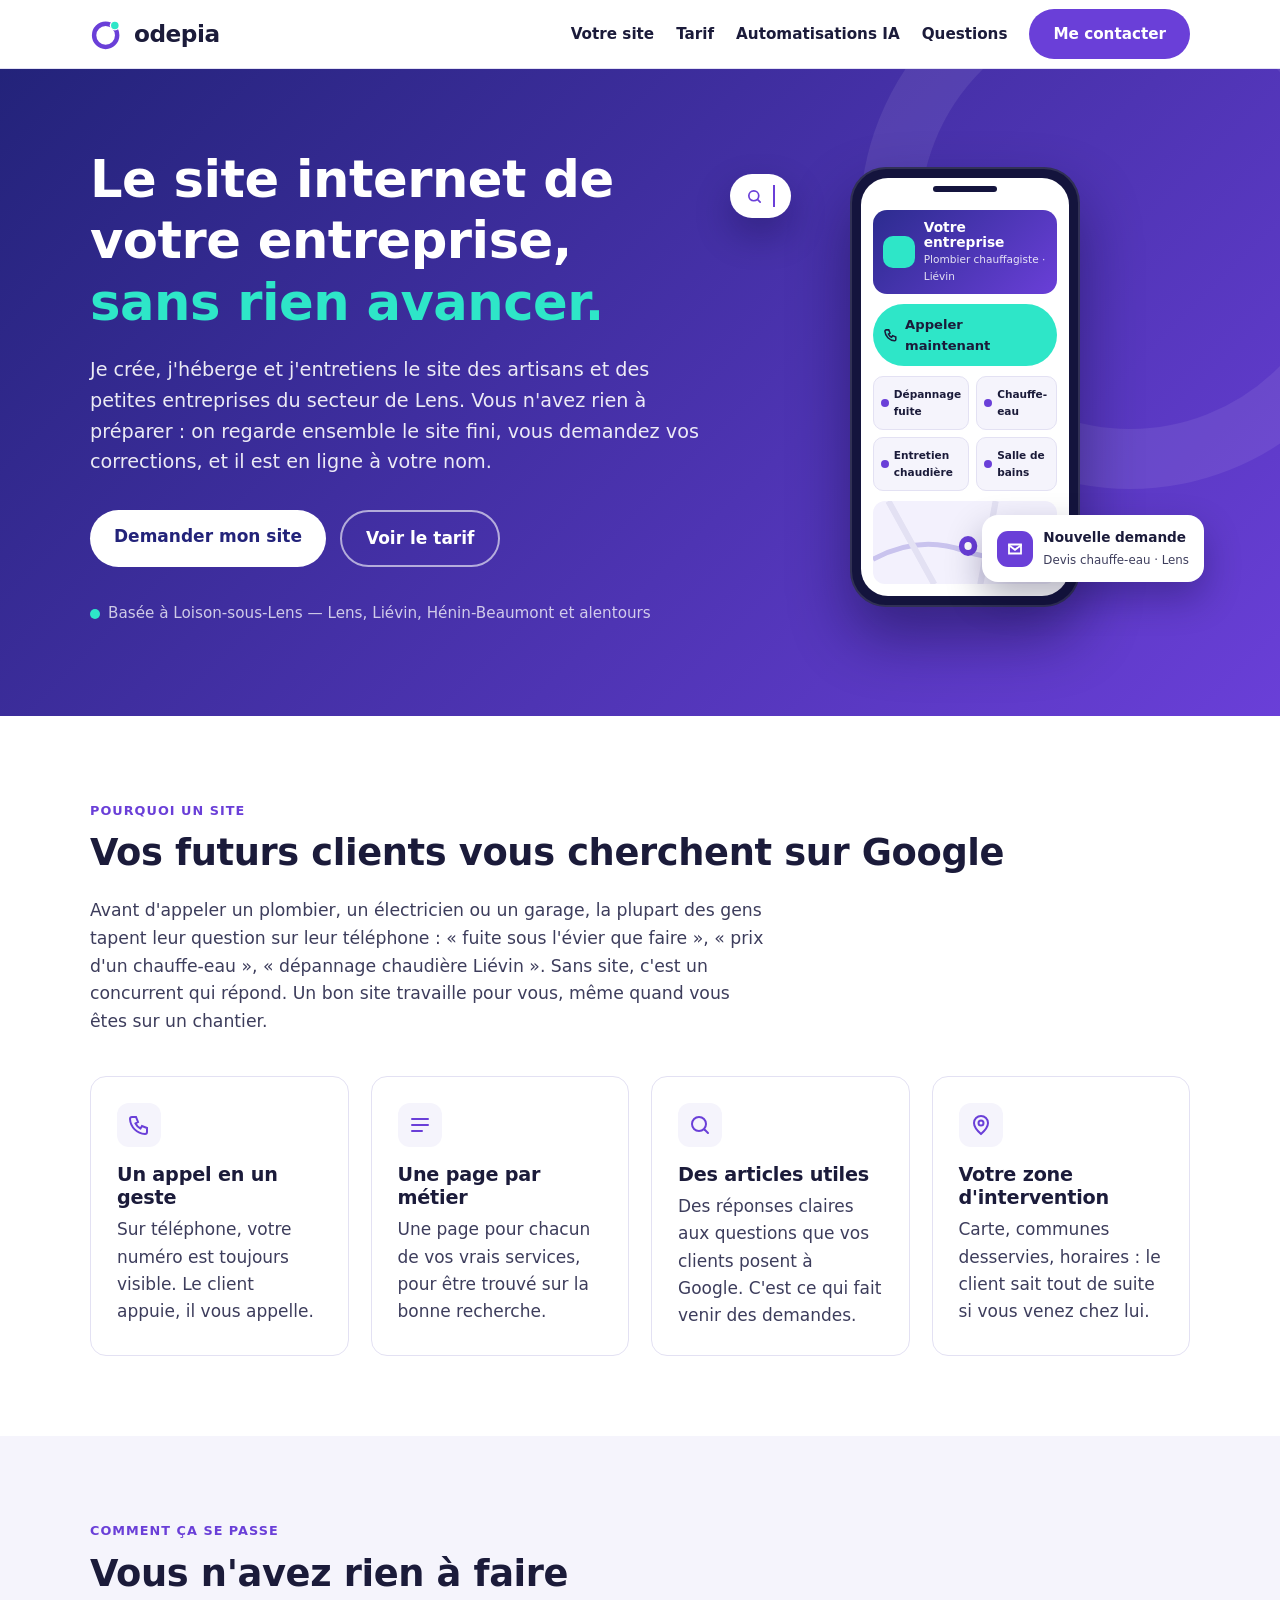
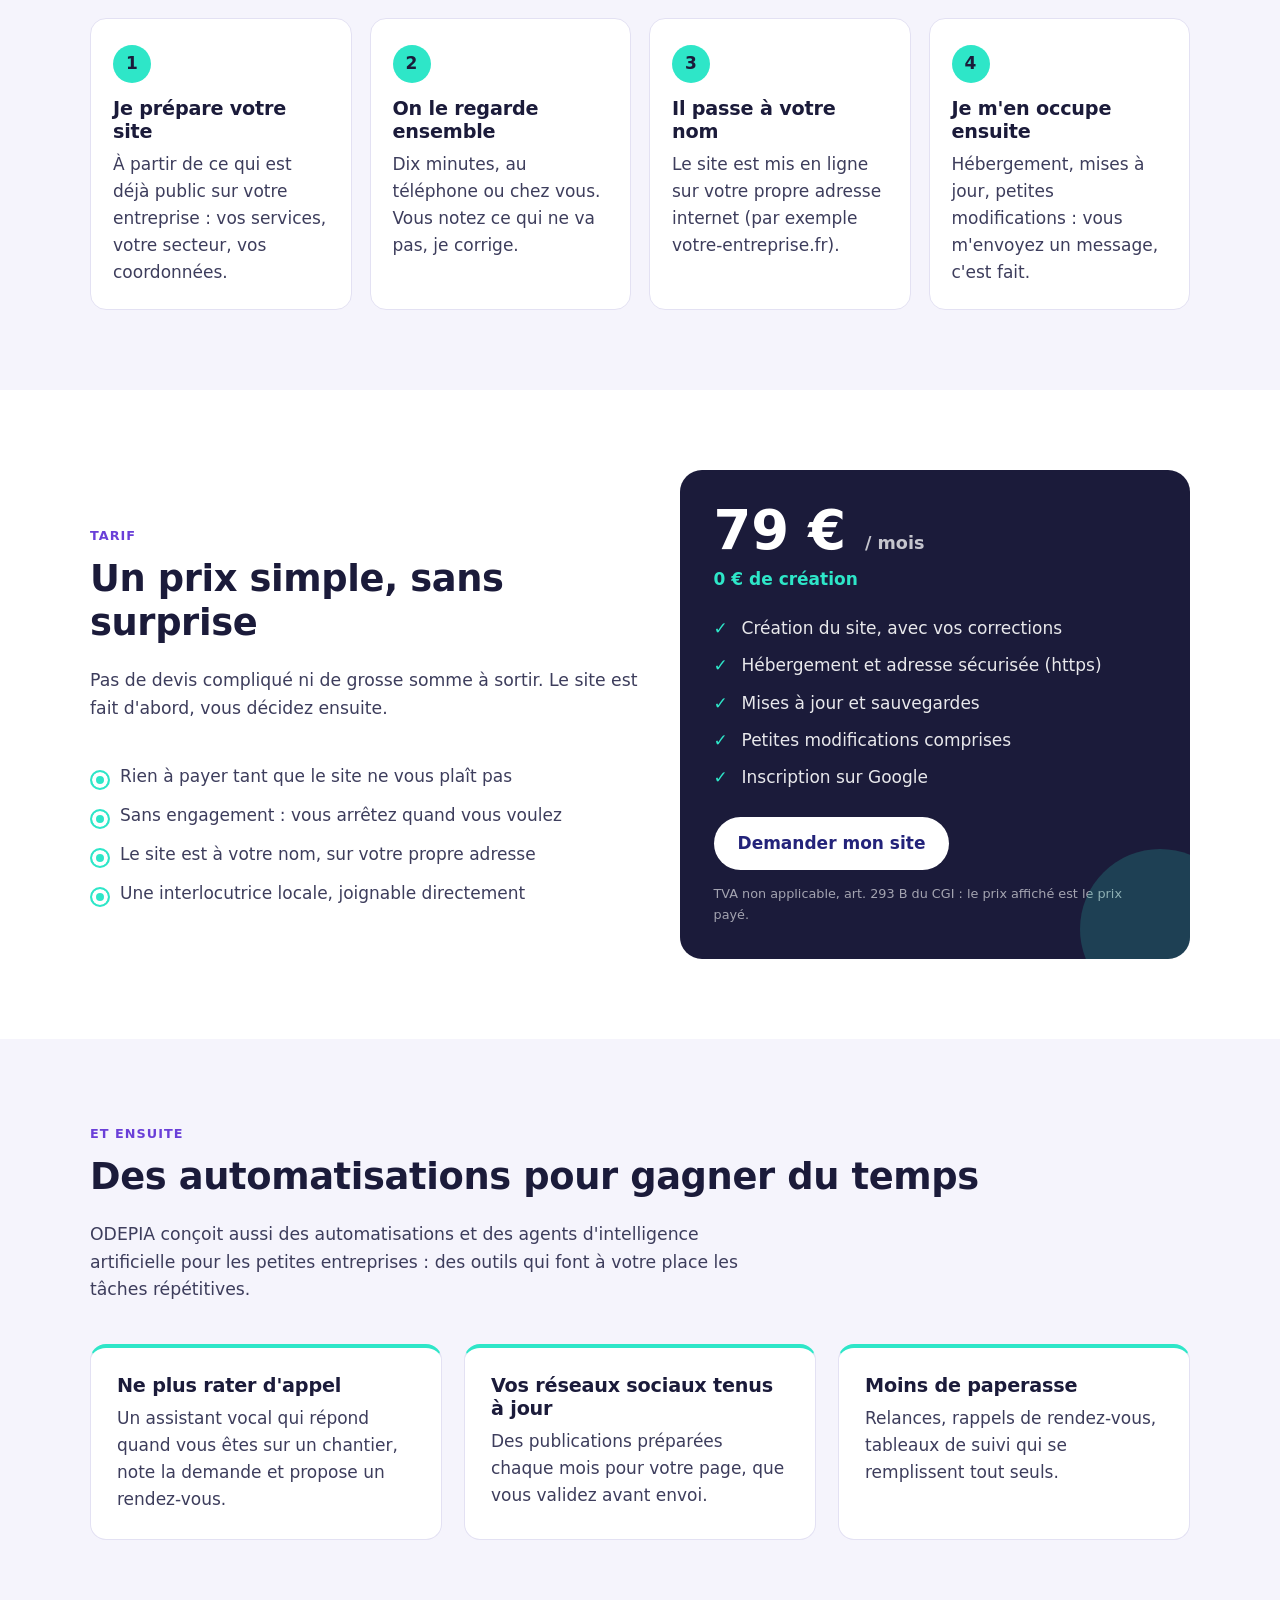
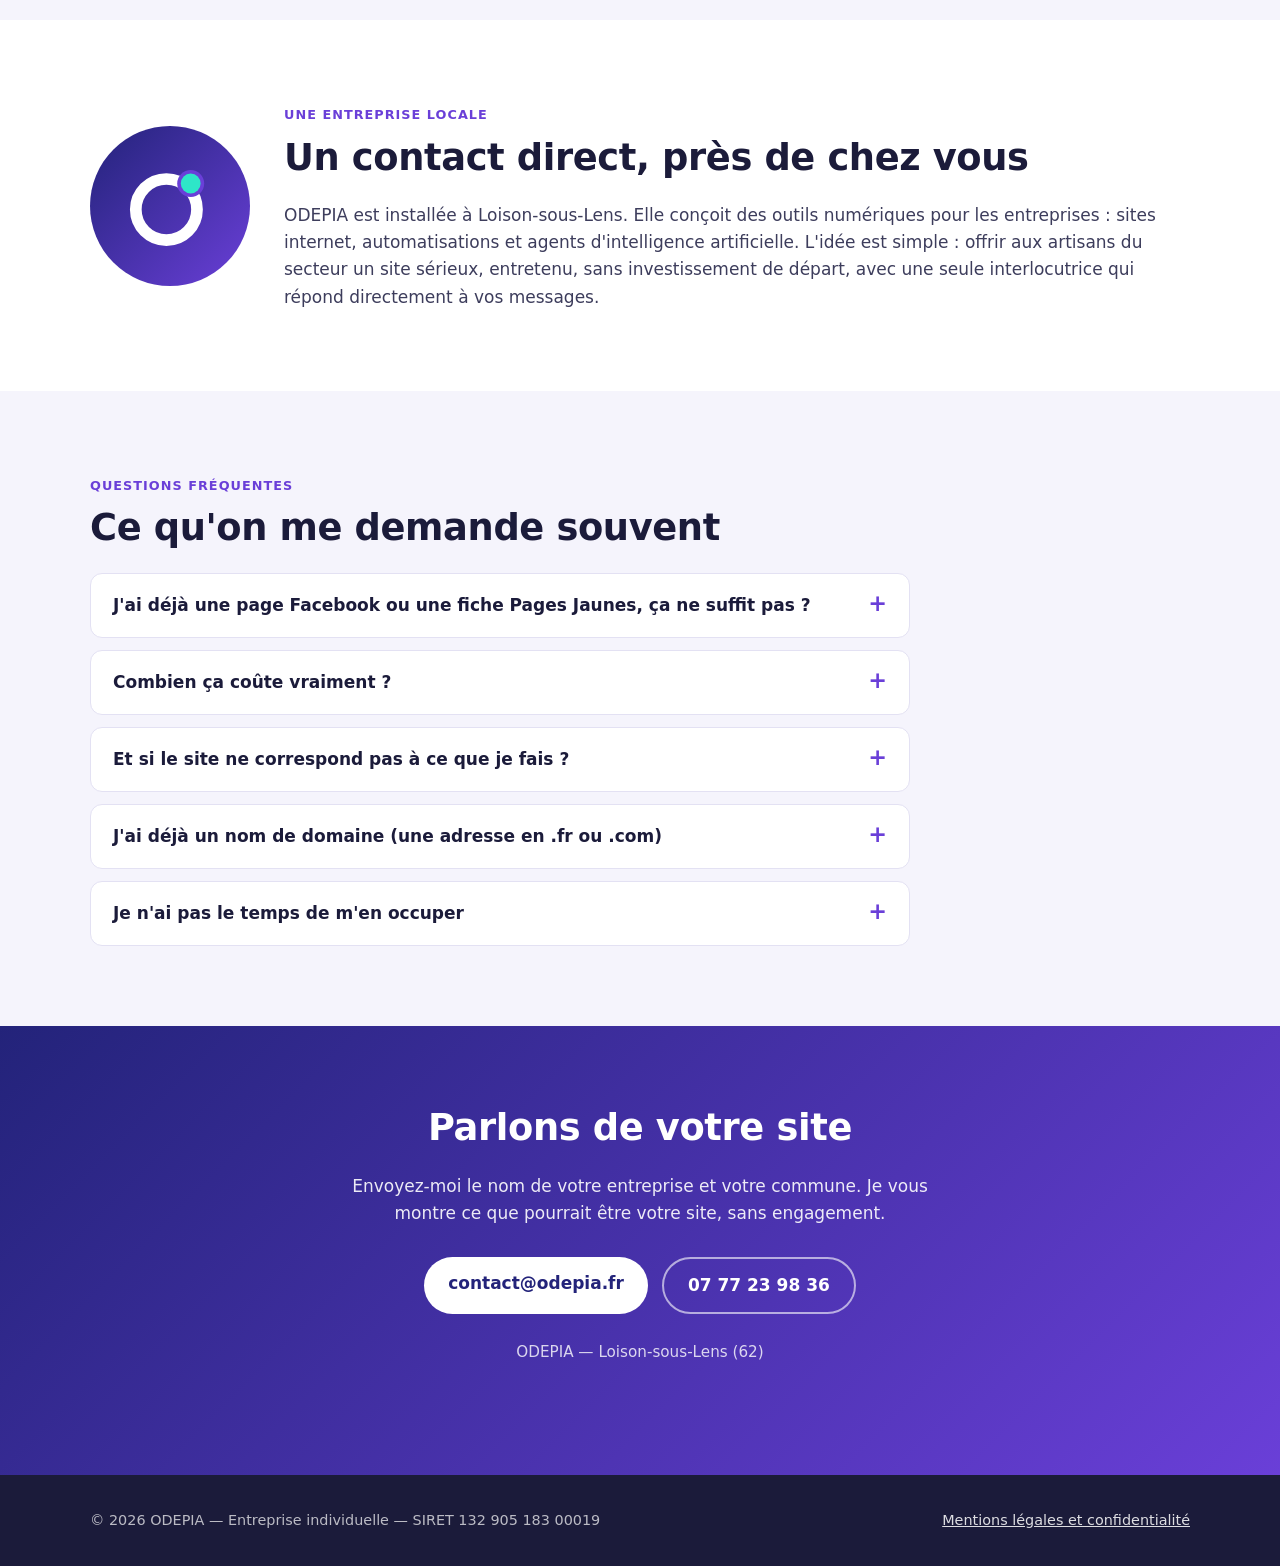
<file: index.html>
<!doctype html>
<html lang="fr">
<head>
  <meta charset="utf-8">
  <meta name="viewport" content="width=device-width, initial-scale=1">
  <title>ODEPIA — Sites internet pour artisans et automatisations IA, près de Lens</title>
  <meta name="description" content="ODEPIA crée, héberge et entretient le site internet des artisans du secteur de Lens, Liévin et Hénin-Beaumont : 0 € de création, 79 € par mois sans engagement. Automatisations et agents IA pour les petites entreprises.">
  <link rel="icon" href="favicon.svg" type="image/svg+xml">
  <link rel="stylesheet" href="style.css">
  <meta property="og:title" content="ODEPIA — Le site internet de votre entreprise, sans rien avancer">
  <meta property="og:description" content="Création, hébergement et entretien de sites pour artisans. 79 € par mois, sans engagement.">
  <meta property="og:image" content="https://odepia.fr/logo-odepia.png">
  <meta property="og:type" content="website">
  <script type="application/ld+json">
  {
    "@context": "https://schema.org",
    "@type": "ProfessionalService",
    "name": "ODEPIA",
    "url": "https://odepia.fr",
    "logo": "https://odepia.fr/logo-odepia.png",
    "email": "contact@odepia.fr",
    "telephone": "+33777239836",
    "areaServed": ["Lens", "Liévin", "Hénin-Beaumont", "Pas-de-Calais"],
    "address": { "@type": "PostalAddress", "addressLocality": "Loison-sous-Lens", "postalCode": "62218", "addressCountry": "FR" }
  }
  </script>
</head>
<body>

<header class="entete">
  <div class="conteneur">
    <a class="marque" href="#haut" aria-label="ODEPIA, accueil">
      <svg viewBox="0 0 100 100" aria-hidden="true"><circle cx="46" cy="54" r="34" fill="none" stroke="#6a3fd8" stroke-width="13"/><circle cx="73" cy="25" r="15" fill="#fff"/><circle cx="73" cy="25" r="11" fill="#2ee6c8"/></svg>
      odepia
    </a>
    <nav class="nav" aria-label="Navigation principale">
      <a href="#site">Votre site</a>
      <a href="#prix">Tarif</a>
      <a href="#ia">Automatisations IA</a>
      <a href="#questions">Questions</a>
      <a class="bouton" href="#contact">Me contacter</a>
    </nav>
  </div>
</header>

<main id="haut">

  <section class="accueil">
    <div class="conteneur accueil-grille">
      <div class="accueil-texte">
      <h1>Le site internet de votre entreprise, <em>sans rien avancer.</em></h1>
      <p class="chapeau">Je crée, j'héberge et j'entretiens le site des artisans et des petites entreprises du secteur de Lens. Vous n'avez rien à préparer : on regarde ensemble le site fini, vous demandez vos corrections, et il est en ligne à votre nom.</p>
      <div class="actions">
        <a class="bouton clair" href="#contact">Demander mon site</a>
        <a class="bouton contour" href="#prix">Voir le tarif</a>
      </div>
      <p class="local">Basée à Loison-sous-Lens — Lens, Liévin, Hénin-Beaumont et alentours</p>
      </div>

      <div class="illustration" aria-hidden="true">
        <!-- Recherche Google -->
        <div class="bulle bulle-recherche">
          <svg viewBox="0 0 24 24" fill="none" stroke="currentColor" stroke-width="2.4" stroke-linecap="round"><circle cx="11" cy="11" r="7"/><path d="m20 20-3.5-3.5"/></svg>
          <span class="tape">plombier près de chez moi</span>
        </div>

        <!-- Téléphone avec le site de l'artisan -->
        <div class="telephone">
          <div class="ecran">
            <div class="haut-ecran"><span></span></div>
            <div class="site-bandeau">
              <div class="site-logo"></div>
              <div>
                <div class="site-nom">Votre entreprise</div>
                <div class="site-metier">Plombier chauffagiste · Liévin</div>
              </div>
            </div>
            <div class="site-appel">
              <svg viewBox="0 0 24 24" fill="none" stroke="currentColor" stroke-width="2.4" stroke-linecap="round"><path d="M5 4h4l2 5-2.5 1.5a11 11 0 0 0 5 5L15 13l5 2v4a2 2 0 0 1-2 2A16 16 0 0 1 3 6a2 2 0 0 1 2-2"/></svg>
              Appeler maintenant
            </div>
            <div class="site-services">
              <div><i></i>Dépannage fuite</div>
              <div><i></i>Chauffe-eau</div>
              <div><i></i>Entretien chaudière</div>
              <div><i></i>Salle de bains</div>
            </div>
            <div class="site-carte">
              <svg viewBox="0 0 120 50" preserveAspectRatio="none"><path d="M0 35 Q30 20 60 30 T120 22" fill="none" stroke="#c9c3ee" stroke-width="3"/><path d="M10 0 L40 50 M80 0 L70 50" stroke="#e3e1f3" stroke-width="4"/><circle cx="62" cy="27" r="6" fill="#6a3fd8"/><circle cx="62" cy="27" r="2.4" fill="#fff"/></svg>
            </div>
          </div>
        </div>

        <!-- Notification -->
        <div class="bulle bulle-demande">
          <div class="pastille-notif">
            <svg viewBox="0 0 24 24" fill="none" stroke="currentColor" stroke-width="2.4" stroke-linecap="round"><path d="M4 6h16v12H4z"/><path d="m4 7 8 6 8-6"/></svg>
          </div>
          <div>
            <strong>Nouvelle demande</strong>
            <span>Devis chauffe-eau · Lens</span>
          </div>
        </div>
      </div>
    </div>
  </section>

  <section id="site">
    <div class="conteneur">
      <span class="etiquette">Pourquoi un site</span>
      <h2>Vos futurs clients vous cherchent sur Google</h2>
      <p class="intro">Avant d'appeler un plombier, un électricien ou un garage, la plupart des gens tapent leur question sur leur téléphone : « fuite sous l'évier que faire », « prix d'un chauffe-eau », « dépannage chaudière Liévin ». Sans site, c'est un concurrent qui répond. Un bon site travaille pour vous, même quand vous êtes sur un chantier.</p>
      <div class="grille">
        <div class="carte">
          <div class="icone"><svg viewBox="0 0 24 24" fill="none" stroke="currentColor" stroke-width="2" stroke-linecap="round"><path d="M5 4h4l2 5-2.5 1.5a11 11 0 0 0 5 5L15 13l5 2v4a2 2 0 0 1-2 2A16 16 0 0 1 3 6a2 2 0 0 1 2-2"/></svg></div>
          <h3>Un appel en un geste</h3>
          <p>Sur téléphone, votre numéro est toujours visible. Le client appuie, il vous appelle.</p>
        </div>
        <div class="carte">
          <div class="icone"><svg viewBox="0 0 24 24" fill="none" stroke="currentColor" stroke-width="2" stroke-linecap="round"><path d="M4 6h16M4 12h16M4 18h10"/></svg></div>
          <h3>Une page par métier</h3>
          <p>Une page pour chacun de vos vrais services, pour être trouvé sur la bonne recherche.</p>
        </div>
        <div class="carte">
          <div class="icone"><svg viewBox="0 0 24 24" fill="none" stroke="currentColor" stroke-width="2" stroke-linecap="round"><circle cx="11" cy="11" r="7"/><path d="m20 20-3.5-3.5"/></svg></div>
          <h3>Des articles utiles</h3>
          <p>Des réponses claires aux questions que vos clients posent à Google. C'est ce qui fait venir des demandes.</p>
        </div>
        <div class="carte">
          <div class="icone"><svg viewBox="0 0 24 24" fill="none" stroke="currentColor" stroke-width="2" stroke-linecap="round"><path d="M12 21s-7-6.2-7-11a7 7 0 0 1 14 0c0 4.8-7 11-7 11z"/><circle cx="12" cy="10" r="2.5"/></svg></div>
          <h3>Votre zone d'intervention</h3>
          <p>Carte, communes desservies, horaires : le client sait tout de suite si vous venez chez lui.</p>
        </div>
      </div>
    </div>
  </section>

  <section class="fond-doux">
    <div class="conteneur">
      <span class="etiquette">Comment ça se passe</span>
      <h2>Vous n'avez rien à faire</h2>
      <div class="etapes">
        <div class="etape"><h3>Je prépare votre site</h3><p>À partir de ce qui est déjà public sur votre entreprise : vos services, votre secteur, vos coordonnées.</p></div>
        <div class="etape"><h3>On le regarde ensemble</h3><p>Dix minutes, au téléphone ou chez vous. Vous notez ce qui ne va pas, je corrige.</p></div>
        <div class="etape"><h3>Il passe à votre nom</h3><p>Le site est mis en ligne sur votre propre adresse internet (par exemple votre-entreprise.fr).</p></div>
        <div class="etape"><h3>Je m'en occupe ensuite</h3><p>Hébergement, mises à jour, petites modifications : vous m'envoyez un message, c'est fait.</p></div>
      </div>
    </div>
  </section>

  <section id="prix">
    <div class="conteneur offre">
      <div>
        <span class="etiquette">Tarif</span>
        <h2>Un prix simple, sans surprise</h2>
        <p class="intro">Pas de devis compliqué ni de grosse somme à sortir. Le site est fait d'abord, vous décidez ensuite.</p>
        <ul class="liste-coches">
          <li>Rien à payer tant que le site ne vous plaît pas</li>
          <li>Sans engagement : vous arrêtez quand vous voulez</li>
          <li>Le site est à votre nom, sur votre propre adresse</li>
          <li>Une interlocutrice locale, joignable directement</li>
        </ul>
      </div>
      <div class="prix">
        <div class="montant">79 € <small>/ mois</small></div>
        <p class="sous">0 € de création</p>
        <ul>
          <li>Création du site, avec vos corrections</li>
          <li>Hébergement et adresse sécurisée (https)</li>
          <li>Mises à jour et sauvegardes</li>
          <li>Petites modifications comprises</li>
          <li>Inscription sur Google</li>
        </ul>
        <a class="bouton clair" href="#contact">Demander mon site</a>
        <p class="mention">TVA non applicable, art. 293 B du CGI : le prix affiché est le prix payé.</p>
      </div>
    </div>
  </section>

  <section id="ia" class="fond-doux ia">
    <div class="conteneur">
      <span class="etiquette">Et ensuite</span>
      <h2>Des automatisations pour gagner du temps</h2>
      <p class="intro">ODEPIA conçoit aussi des automatisations et des agents d'intelligence artificielle pour les petites entreprises : des outils qui font à votre place les tâches répétitives.</p>
      <div class="grille">
        <div class="carte">
          <h3>Ne plus rater d'appel</h3>
          <p>Un assistant vocal qui répond quand vous êtes sur un chantier, note la demande et propose un rendez-vous.</p>
        </div>
        <div class="carte">
          <h3>Vos réseaux sociaux tenus à jour</h3>
          <p>Des publications préparées chaque mois pour votre page, que vous validez avant envoi.</p>
        </div>
        <div class="carte">
          <h3>Moins de paperasse</h3>
          <p>Relances, rappels de rendez-vous, tableaux de suivi qui se remplissent tout seuls.</p>
        </div>
      </div>
    </div>
  </section>

  <section>
    <div class="conteneur qui">
      <div class="pastille" aria-hidden="true">
        <svg viewBox="0 0 100 100"><circle cx="46" cy="54" r="34" fill="none" stroke="#fff" stroke-width="13"/><circle cx="73" cy="25" r="15" fill="#6a3fd8"/><circle cx="73" cy="25" r="11" fill="#2ee6c8"/></svg>
      </div>
      <div>
        <span class="etiquette">Une entreprise locale</span>
        <h2>Un contact direct, près de chez vous</h2>
        <p>ODEPIA est installée à Loison-sous-Lens. Elle conçoit des outils numériques pour les entreprises : sites internet, automatisations et agents d'intelligence artificielle. L'idée est simple : offrir aux artisans du secteur un site sérieux, entretenu, sans investissement de départ, avec une seule interlocutrice qui répond directement à vos messages.</p>
      </div>
    </div>
  </section>

  <section id="questions" class="fond-doux">
    <div class="conteneur">
      <span class="etiquette">Questions fréquentes</span>
      <h2>Ce qu'on me demande souvent</h2>
      <div class="faq">
        <details>
          <summary>J'ai déjà une page Facebook ou une fiche Pages Jaunes, ça ne suffit pas ?</summary>
          <p>C'est un bon début, mais ces pages ne vous appartiennent pas et répondent mal aux questions que vos clients posent à Google. Le site est à vous, il présente tous vos services et il renvoie vers votre page Facebook si vous en avez une.</p>
        </details>
        <details>
          <summary>Combien ça coûte vraiment ?</summary>
          <p>Rien au départ. Ensuite 79 € par mois, sans engagement et sans frais cachés. Vous pouvez arrêter quand vous voulez.</p>
        </details>
        <details>
          <summary>Et si le site ne correspond pas à ce que je fais ?</summary>
          <p>Tout se corrige avant la mise en ligne : textes, photos, services, couleurs. Le site n'est publié à votre nom qu'une fois que vous êtes d'accord.</p>
        </details>
        <details>
          <summary>J'ai déjà un nom de domaine (une adresse en .fr ou .com)</summary>
          <p>Parfait : on installe le site dessus. Vos adresses e-mail actuelles ne bougent pas. Si vous n'en avez pas, je vous aide à en choisir une à votre nom.</p>
        </details>
        <details>
          <summary>Je n'ai pas le temps de m'en occuper</summary>
          <p>Justement : je m'occupe de tout. Il vous faut seulement dix minutes pour regarder le site et me dire ce que vous voulez changer.</p>
        </details>
      </div>
    </div>
  </section>

  <section id="contact" class="contact">
    <div class="conteneur">
      <h2>Parlons de votre site</h2>
      <p>Envoyez-moi le nom de votre entreprise et votre commune. Je vous montre ce que pourrait être votre site, sans engagement.</p>
      <div class="actions">
        <a class="bouton clair" href="mailto:contact@odepia.fr?subject=Mon%20site%20internet">contact@odepia.fr</a>
        <a class="bouton contour" href="tel:+33777239836">07 77 23 98 36</a>
      </div>
      <p class="coord">ODEPIA — Loison-sous-Lens (62)</p>
    </div>
  </section>

</main>

<footer class="pied">
  <div class="conteneur">
    <span>© 2026 ODEPIA — Entreprise individuelle — SIRET 132 905 183 00019</span>
    <a href="mentions-legales.html">Mentions légales et confidentialité</a>
  </div>
</footer>

<script>
  // Fait apparaître doucement les blocs au défilement (désactivé si l'utilisateur limite les animations)
  (function () {
    var blocs = document.querySelectorAll('.carte, .etape, .prix, .faq details, .qui, h2');
    if (!('IntersectionObserver' in window) || window.matchMedia('(prefers-reduced-motion: reduce)').matches) return;
    blocs.forEach(function (b) { b.classList.add('apparait'); });
    var obs = new IntersectionObserver(function (entrees) {
      entrees.forEach(function (e) { if (e.isIntersecting) { e.target.classList.add('visible'); obs.unobserve(e.target); } });
    }, { threshold: 0.12 });
    blocs.forEach(function (b) { obs.observe(b); });
  })();
</script>
</body>
</html>
</file>
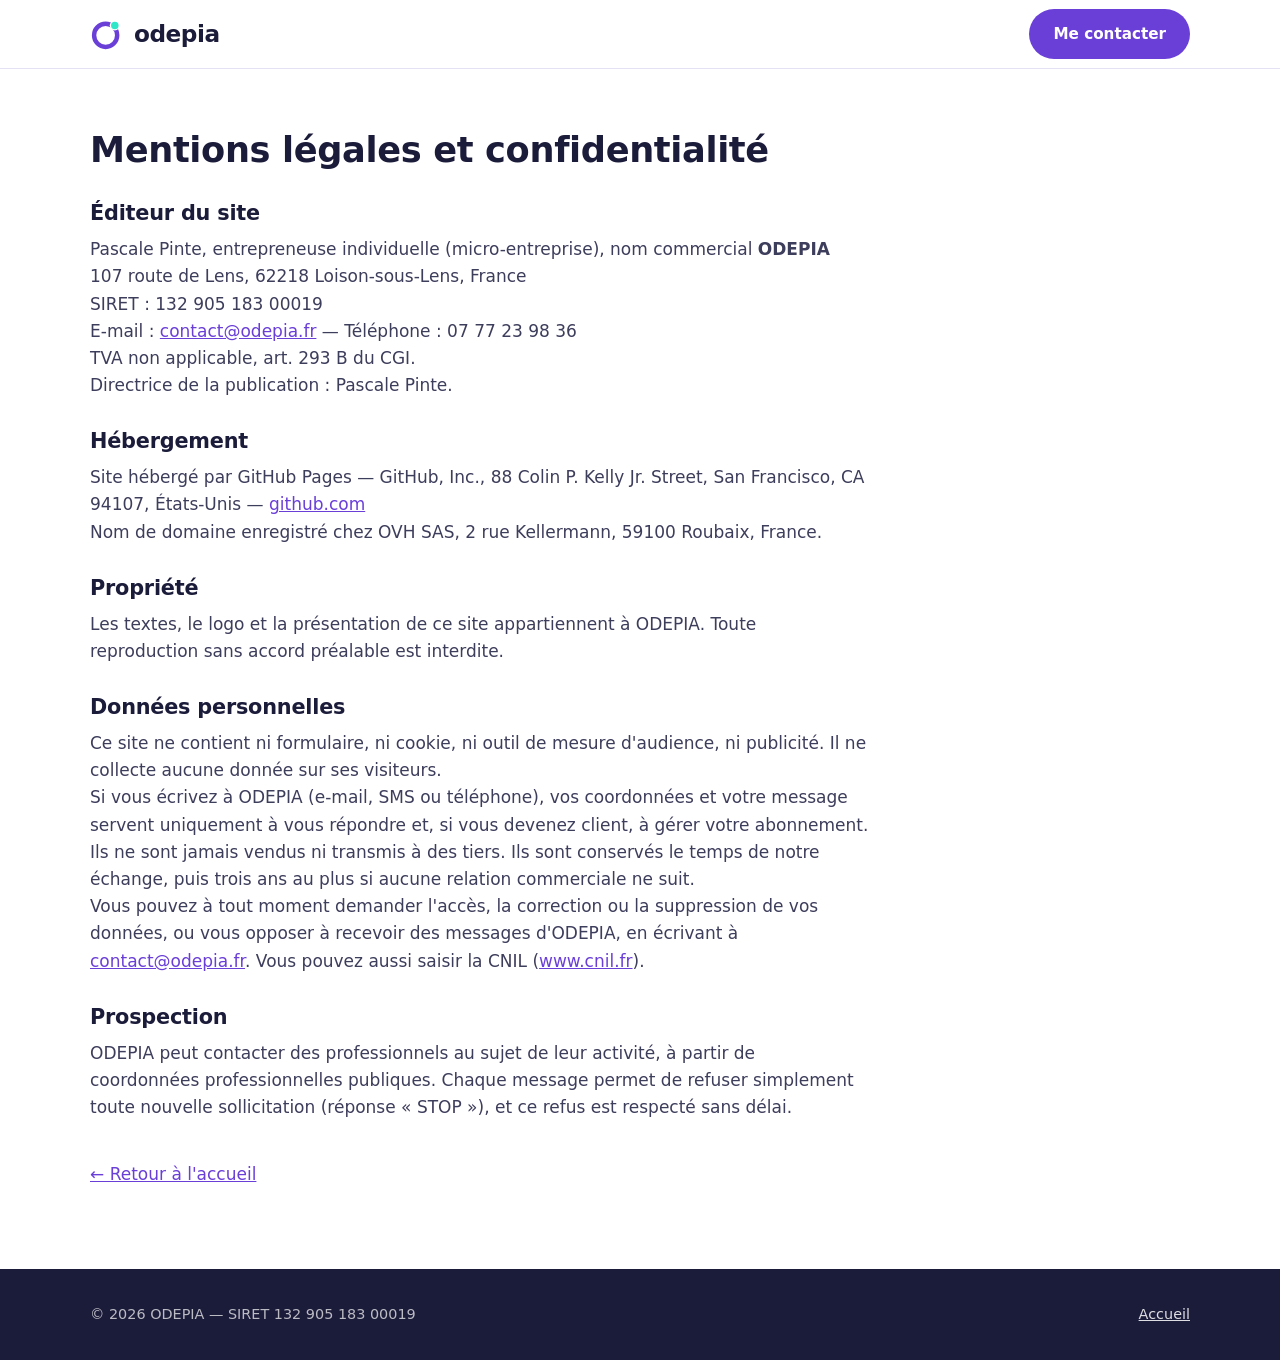
<file: mentions-legales.html>
<!doctype html>
<html lang="fr">
<head>
  <meta charset="utf-8">
  <meta name="viewport" content="width=device-width, initial-scale=1">
  <title>Mentions légales — ODEPIA</title>
  <meta name="robots" content="noindex">
  <link rel="icon" href="favicon.svg" type="image/svg+xml">
  <link rel="stylesheet" href="style.css">
</head>
<body>

<header class="entete">
  <div class="conteneur">
    <a class="marque" href="index.html" aria-label="ODEPIA, accueil">
      <svg viewBox="0 0 100 100" aria-hidden="true"><circle cx="46" cy="54" r="34" fill="none" stroke="#6a3fd8" stroke-width="13"/><circle cx="73" cy="25" r="15" fill="#fff"/><circle cx="73" cy="25" r="11" fill="#2ee6c8"/></svg>
      odepia
    </a>
    <nav class="nav"><a class="bouton" href="index.html#contact">Me contacter</a></nav>
  </div>
</header>

<main class="page-simple">
  <div class="conteneur">
    <h1>Mentions légales et confidentialité</h1>

    <h2>Éditeur du site</h2>
    <p>Pascale Pinte, entrepreneuse individuelle (micro-entreprise), nom commercial <strong>ODEPIA</strong><br>
    107 route de Lens, 62218 Loison-sous-Lens, France<br>
    SIRET : 132 905 183 00019<br>
    E-mail : <a href="mailto:contact@odepia.fr">contact@odepia.fr</a> — Téléphone : 07 77 23 98 36<br>
    TVA non applicable, art. 293 B du CGI.</p>
    <p>Directrice de la publication : Pascale Pinte.</p>

    <h2>Hébergement</h2>
    <p>Site hébergé par GitHub Pages — GitHub, Inc., 88 Colin P. Kelly Jr. Street, San Francisco, CA 94107, États-Unis — <a href="https://github.com">github.com</a><br>
    Nom de domaine enregistré chez OVH SAS, 2 rue Kellermann, 59100 Roubaix, France.</p>

    <h2>Propriété</h2>
    <p>Les textes, le logo et la présentation de ce site appartiennent à ODEPIA. Toute reproduction sans accord préalable est interdite.</p>

    <h2>Données personnelles</h2>
    <p>Ce site ne contient ni formulaire, ni cookie, ni outil de mesure d'audience, ni publicité. Il ne collecte aucune donnée sur ses visiteurs.</p>
    <p>Si vous écrivez à ODEPIA (e-mail, SMS ou téléphone), vos coordonnées et votre message servent uniquement à vous répondre et, si vous devenez client, à gérer votre abonnement. Ils ne sont jamais vendus ni transmis à des tiers. Ils sont conservés le temps de notre échange, puis trois ans au plus si aucune relation commerciale ne suit.</p>
    <p>Vous pouvez à tout moment demander l'accès, la correction ou la suppression de vos données, ou vous opposer à recevoir des messages d'ODEPIA, en écrivant à <a href="mailto:contact@odepia.fr">contact@odepia.fr</a>. Vous pouvez aussi saisir la CNIL (<a href="https://www.cnil.fr">www.cnil.fr</a>).</p>

    <h2>Prospection</h2>
    <p>ODEPIA peut contacter des professionnels au sujet de leur activité, à partir de coordonnées professionnelles publiques. Chaque message permet de refuser simplement toute nouvelle sollicitation (réponse « STOP »), et ce refus est respecté sans délai.</p>

    <p style="margin-top:40px"><a href="index.html">← Retour à l'accueil</a></p>
  </div>
</main>

<footer class="pied">
  <div class="conteneur">
    <span>© 2026 ODEPIA — SIRET 132 905 183 00019</span>
    <a href="index.html">Accueil</a>
  </div>
</footer>

</body>
</html>
</file>
<file: style.css>
:root {
  --indigo: #23237a;
  --violet: #6a3fd8;
  --turquoise: #2ee6c8;
  --encre: #1b1b3a;
  --texte: #3d3d5c;
  --doux: #f5f4fc;
  --bord: #e3e1f3;
  --blanc: #ffffff;
  --rayon: 16px;
}
* { box-sizing: border-box; margin: 0; padding: 0; }
html { scroll-behavior: smooth; }
body {
  font-family: "Segoe UI", system-ui, -apple-system, Roboto, "Helvetica Neue", Arial, sans-serif;
  color: var(--texte);
  background: var(--blanc);
  line-height: 1.6;
  font-size: 17px;
}
img, svg { display: block; max-width: 100%; }
a { color: var(--violet); }
h1, h2, h3 { color: var(--encre); line-height: 1.2; font-weight: 800; letter-spacing: -0.01em; }
h1 { font-size: clamp(2rem, 5vw, 3.2rem); }
h2 { font-size: clamp(1.6rem, 3.5vw, 2.3rem); margin-bottom: 0.6em; }
h3 { font-size: 1.2rem; margin-bottom: 0.4em; }
.conteneur { width: min(1100px, 100% - 32px); margin-inline: auto; }

/* En-tête */
.entete { position: sticky; top: 0; z-index: 10; background: rgba(255,255,255,0.94); backdrop-filter: blur(8px); border-bottom: 1px solid var(--bord); }
.entete .conteneur { display: flex; align-items: center; justify-content: space-between; gap: 16px; height: 68px; }
.marque { display: flex; align-items: center; gap: 10px; text-decoration: none; color: var(--encre); font-weight: 800; font-size: 1.45rem; letter-spacing: -0.02em; }
.marque svg { width: 34px; height: 34px; }
.nav { display: flex; gap: 22px; align-items: center; }
.nav a { color: var(--encre); text-decoration: none; font-weight: 600; font-size: 0.95rem; }
.nav a:hover { color: var(--violet); }
.nav .bouton { color: var(--blanc); }
@media (max-width: 760px) { .nav a:not(.bouton) { display: none; } }

/* Boutons */
.bouton { display: inline-block; background: var(--violet); color: var(--blanc); text-decoration: none; font-weight: 700; padding: 13px 24px; border-radius: 999px; transition: transform .15s, background .15s; }
.bouton:hover { background: var(--indigo); transform: translateY(-1px); }
.bouton.clair { background: var(--blanc); color: var(--indigo); }
.bouton.clair:hover { background: var(--turquoise); color: var(--encre); }
.bouton.contour { background: transparent; color: var(--blanc); border: 2px solid rgba(255,255,255,0.6); }
.bouton.contour:hover { border-color: var(--turquoise); color: var(--turquoise); background: transparent; }

/* Bandeau d'accueil */
.accueil { background: linear-gradient(135deg, var(--indigo) 0%, var(--violet) 100%); color: var(--blanc); padding: 80px 0 90px; overflow: hidden; position: relative; }
.accueil::after { content: ""; position: absolute; width: 420px; height: 420px; right: -120px; top: -120px; border: 60px solid rgba(255,255,255,0.08); border-radius: 50%; }
.accueil h1 { color: var(--blanc); max-width: 15ch; }
.accueil h1 em { font-style: normal; color: var(--turquoise); }
.accueil p.chapeau { font-size: 1.2rem; max-width: 52ch; margin: 22px 0 32px; color: rgba(255,255,255,0.9); }
.accueil .actions { display: flex; gap: 14px; flex-wrap: wrap; }
.accueil .local { margin-top: 34px; font-size: 0.95rem; color: rgba(255,255,255,0.75); display: flex; align-items: center; gap: 8px; }
.accueil .local::before { content: ""; width: 10px; height: 10px; border-radius: 50%; background: var(--turquoise); }

/* Sections */
section { padding: 80px 0; }
.fond-doux { background: var(--doux); }
.intro { max-width: 62ch; margin-bottom: 40px; font-size: 1.08rem; }
.etiquette { display: inline-block; font-size: 0.8rem; font-weight: 700; text-transform: uppercase; letter-spacing: 0.08em; color: var(--violet); margin-bottom: 10px; }

.grille { display: grid; gap: 22px; grid-template-columns: repeat(auto-fit, minmax(240px, 1fr)); }
.carte { background: var(--blanc); border: 1px solid var(--bord); border-radius: var(--rayon); padding: 26px; }
.carte .icone { width: 44px; height: 44px; border-radius: 12px; background: var(--doux); display: grid; place-items: center; margin-bottom: 16px; color: var(--violet); }
.carte .icone svg { width: 24px; height: 24px; }

/* Étapes */
.etapes { counter-reset: etape; display: grid; gap: 18px; grid-template-columns: repeat(auto-fit, minmax(220px, 1fr)); }
.etape { position: relative; padding: 26px 22px 22px; border-radius: var(--rayon); background: var(--blanc); border: 1px solid var(--bord); }
.etape::before { counter-increment: etape; content: counter(etape); display: grid; place-items: center; width: 38px; height: 38px; border-radius: 50%; background: var(--turquoise); color: var(--encre); font-weight: 800; margin-bottom: 14px; }

/* Offre */
.offre { display: grid; gap: 28px; grid-template-columns: 1.1fr 1fr; align-items: center; }
@media (max-width: 860px) { .offre { grid-template-columns: 1fr; } }
.prix { background: var(--encre); color: var(--blanc); border-radius: 22px; padding: 34px; position: relative; overflow: hidden; }
.prix::after { content: ""; position: absolute; width: 160px; height: 160px; right: -50px; bottom: -50px; border-radius: 50%; background: var(--turquoise); opacity: 0.18; }
.prix .montant { font-size: 3.4rem; font-weight: 800; line-height: 1; color: var(--blanc); }
.prix .montant small { font-size: 1.1rem; font-weight: 600; color: rgba(255,255,255,0.75); }
.prix .sous { color: var(--turquoise); font-weight: 700; margin: 8px 0 22px; }
.prix ul { list-style: none; display: grid; gap: 10px; margin-bottom: 26px; }
.prix li { padding-left: 28px; position: relative; color: rgba(255,255,255,0.9); }
.prix li::before { content: "✓"; position: absolute; left: 0; color: var(--turquoise); font-weight: 800; }
.prix .mention { font-size: 0.8rem; color: rgba(255,255,255,0.6); margin-top: 14px; }
.liste-coches { list-style: none; display: grid; gap: 12px; }
.liste-coches li { padding-left: 30px; position: relative; }
.liste-coches li::before { content: ""; position: absolute; left: 0; top: 7px; width: 16px; height: 16px; border-radius: 50%; background: var(--turquoise); box-shadow: inset 0 0 0 4px var(--blanc); border: 2px solid var(--turquoise); }

/* IA */
.ia .carte { border-top: 4px solid var(--turquoise); }

/* Qui suis-je */
.qui { display: grid; grid-template-columns: 160px 1fr; gap: 34px; align-items: center; }
.qui .pastille { width: 160px; height: 160px; border-radius: 50%; background: linear-gradient(135deg, var(--indigo), var(--violet)); display: grid; place-items: center; }
.qui .pastille svg { width: 90px; height: 90px; }
@media (max-width: 640px) { .qui { grid-template-columns: 1fr; } .qui .pastille { width: 110px; height: 110px; } .qui .pastille svg { width: 60px; height: 60px; } }

/* FAQ */
.faq { display: grid; gap: 12px; max-width: 820px; }
.faq details { background: var(--blanc); border: 1px solid var(--bord); border-radius: 12px; padding: 18px 22px; }
.faq summary { cursor: pointer; font-weight: 700; color: var(--encre); list-style: none; display: flex; justify-content: space-between; gap: 16px; }
.faq summary::-webkit-details-marker { display: none; }
.faq summary::after { content: "+"; color: var(--violet); font-size: 1.4rem; line-height: 1; }
.faq details[open] summary::after { content: "–"; }
.faq details p { margin-top: 12px; }

/* Contact */
.contact { background: linear-gradient(135deg, var(--indigo) 0%, var(--violet) 100%); color: var(--blanc); text-align: center; }
.contact h2 { color: var(--blanc); }
.contact p { max-width: 56ch; margin: 0 auto 30px; color: rgba(255,255,255,0.9); }
.contact .actions { display: flex; gap: 14px; justify-content: center; flex-wrap: wrap; }
.contact .coord { margin-top: 26px; font-size: 0.95rem; color: rgba(255,255,255,0.8); }
.contact .coord a { color: var(--blanc); }

/* Pied de page */
.pied { background: var(--encre); color: rgba(255,255,255,0.7); padding: 34px 0; font-size: 0.9rem; }
.pied .conteneur { display: flex; flex-wrap: wrap; gap: 14px 28px; justify-content: space-between; align-items: center; }
.pied a { color: rgba(255,255,255,0.85); }

/* Page simple (mentions légales) */
.page-simple { padding: 60px 0 80px; }
.page-simple h1 { font-size: 2.2rem; margin-bottom: 30px; }
.page-simple h2 { font-size: 1.3rem; margin: 30px 0 10px; }
.page-simple p, .page-simple li { max-width: 72ch; }
.page-simple ul { padding-left: 20px; }

/* ---------- Accueil en deux colonnes + illustration ---------- */
.accueil-grille { display: grid; grid-template-columns: 1.15fr 0.85fr; gap: 40px; align-items: center; position: relative; z-index: 1; }
@media (max-width: 900px) { .accueil-grille { grid-template-columns: 1fr; } }

.illustration { position: relative; height: 470px; display: flex; justify-content: center; align-items: center; }
@media (max-width: 900px) { .illustration { height: 430px; margin-top: 10px; } }

.telephone { width: 230px; height: 440px; border-radius: 36px; background: #14143d; padding: 11px; box-shadow: 0 30px 60px rgba(10, 8, 50, 0.45), inset 0 0 0 2px rgba(255,255,255,0.12); animation: flotte 6s ease-in-out infinite; }
.ecran { width: 100%; height: 100%; border-radius: 27px; background: #fff; overflow: hidden; display: flex; flex-direction: column; gap: 10px; padding: 0 12px 12px; color: var(--encre); }
.haut-ecran { height: 22px; display: flex; justify-content: center; align-items: center; }
.haut-ecran span { width: 64px; height: 6px; border-radius: 6px; background: #14143d; }
.site-bandeau { display: flex; align-items: center; gap: 9px; padding: 10px; border-radius: 14px; background: linear-gradient(135deg, #2c2c8f, var(--violet)); color: #fff; }
.site-logo { width: 32px; height: 32px; border-radius: 10px; background: var(--turquoise); flex: none; }
.site-nom { font-weight: 800; font-size: 0.86rem; line-height: 1.1; }
.site-metier { font-size: 0.66rem; opacity: 0.85; }
.site-appel { display: flex; align-items: center; justify-content: center; gap: 7px; background: var(--turquoise); color: var(--encre); font-weight: 800; font-size: 0.82rem; border-radius: 999px; padding: 10px; animation: pulse 2.6s ease-in-out infinite; }
.site-appel svg { width: 16px; height: 16px; }
.site-services { display: grid; grid-template-columns: 1fr 1fr; gap: 7px; }
.site-services div { font-size: 0.66rem; font-weight: 700; background: var(--doux); border: 1px solid var(--bord); border-radius: 10px; padding: 9px 7px; display: flex; align-items: center; gap: 5px; }
.site-services i { width: 8px; height: 8px; border-radius: 50%; background: var(--violet); flex: none; }
.site-carte { flex: 1; min-height: 70px; border-radius: 12px; background: #f3f1fd; overflow: hidden; }
.site-carte svg { width: 100%; height: 100%; }

.bulle { position: absolute; background: #fff; color: var(--encre); border-radius: 16px; box-shadow: 0 16px 36px rgba(10, 8, 50, 0.3); display: flex; align-items: center; gap: 10px; font-size: 0.85rem; }
.bulle-recherche { top: 22px; left: -10px; padding: 11px 16px; border-radius: 999px; font-weight: 600; animation: flotte 6s ease-in-out infinite reverse; }
.bulle-recherche svg { width: 17px; height: 17px; color: var(--violet); flex: none; }
.tape { display: inline-block; overflow: hidden; white-space: nowrap; border-right: 2px solid var(--violet); width: 0; animation: tape 5s steps(26) infinite, curseur .8s step-end infinite; }
.bulle-demande { bottom: 40px; right: -14px; padding: 12px 15px; animation: arrive 5s ease-in-out infinite; }
.bulle-demande strong { display: block; font-size: 0.85rem; }
.bulle-demande span { font-size: 0.74rem; color: var(--texte); }
.pastille-notif { width: 36px; height: 36px; border-radius: 11px; background: var(--violet); color: #fff; display: grid; place-items: center; flex: none; }
.pastille-notif svg { width: 18px; height: 18px; }
@media (max-width: 480px) { .bulle-recherche { left: 0; } .bulle-demande { right: 0; } }

@keyframes flotte { 0%, 100% { transform: translateY(0); } 50% { transform: translateY(-12px); } }
@keyframes pulse { 0%, 100% { box-shadow: 0 0 0 0 rgba(46, 230, 200, 0.55); } 50% { box-shadow: 0 0 0 9px rgba(46, 230, 200, 0); } }
@keyframes tape { 0% { width: 0; } 45%, 85% { width: 26ch; } 100% { width: 0; } }
@keyframes curseur { 50% { border-color: transparent; } }
@keyframes arrive { 0%, 30% { opacity: 0; transform: translateY(16px) scale(.96); } 42%, 88% { opacity: 1; transform: translateY(0) scale(1); } 100% { opacity: 0; transform: translateY(-6px); } }

/* Apparition au défilement */
.apparait { opacity: 0; transform: translateY(22px); transition: opacity .6s ease, transform .6s ease; }
.apparait.visible { opacity: 1; transform: none; }

@media (prefers-reduced-motion: reduce) {
  .telephone, .bulle-recherche, .bulle-demande, .site-appel { animation: none; }
  .tape { animation: none; width: auto; border-right: 0; }
  .bulle-demande { opacity: 1; }
}
</file>
